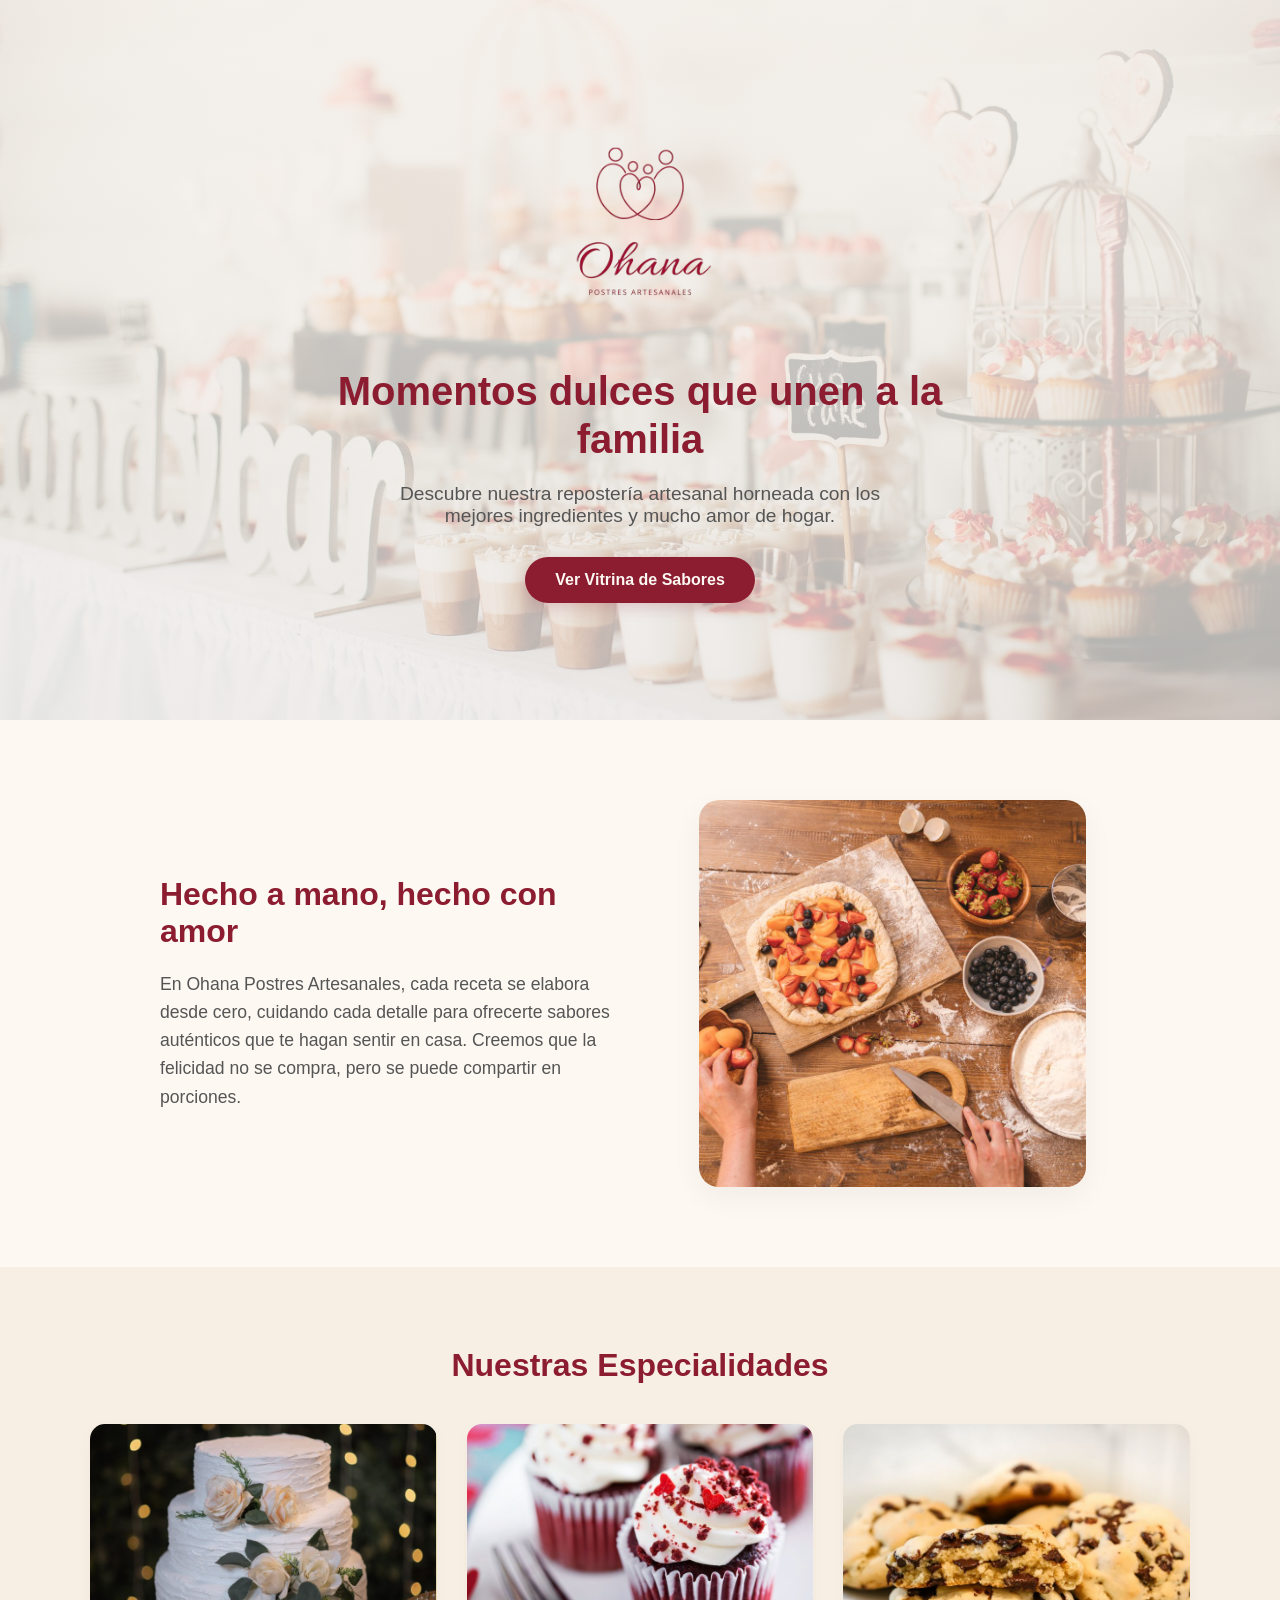
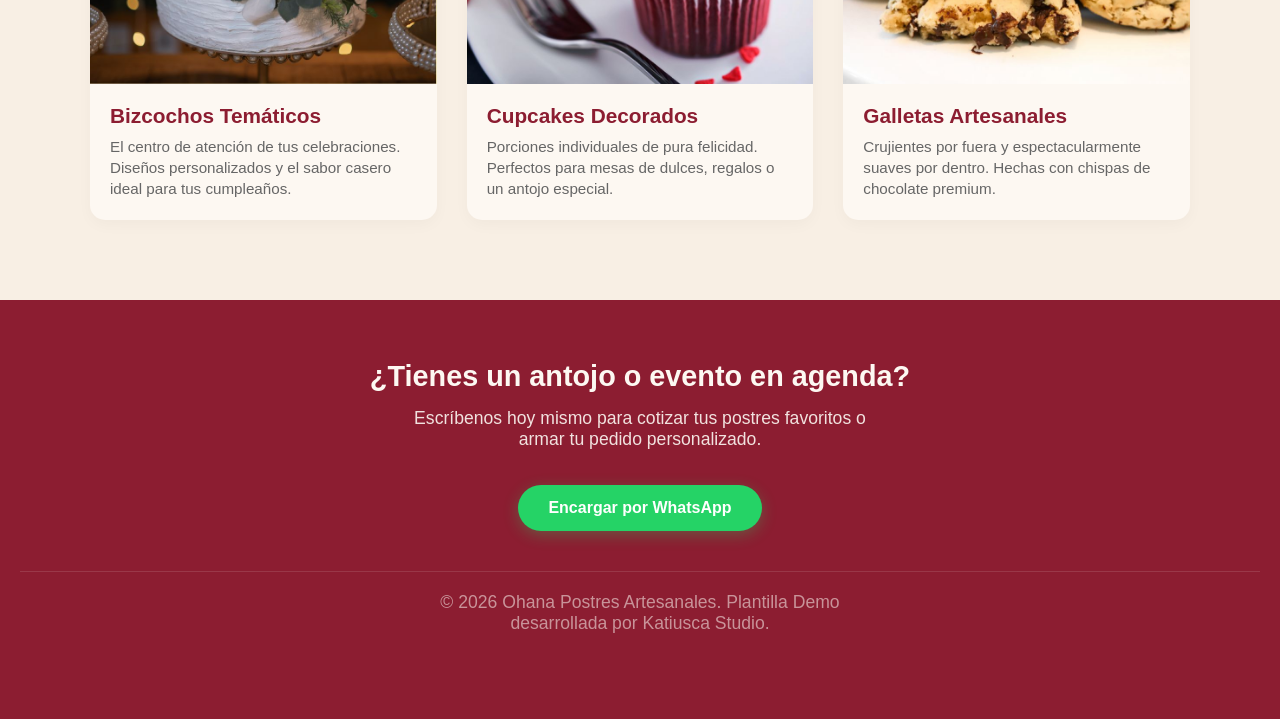
<file: OHANA/index.html>
<!DOCTYPE html>
<html lang="es">
<head>
    <meta charset="UTF-8">
    <meta name="viewport" content="width=device-width, initial-scale=1.0">
    <title>Ohana - Postres Artesanales | Demo Portafolio</title>
    <style>
        /* BASE Y COLORES DE MARCA */
        * {
            margin: 0;
            padding: 0;
            box-sizing: border-box;
            font-family: 'Segoe UI', Tahoma, Geneva, Verdana, sans-serif;
        }

        body {
            background-color: #FDF8F2; /* Crema suave del fondo del logo */
            color: #333333;
        }

        /* CONFIGURACIÓN RESPONSIVA PARA IMÁGENES */
        img {
            max-width: 100%;
            height: auto;
            display: block;
        }

        /* SECCIÓN PORTADA (HERO) */
        .hero {
            position: relative;
            min-height: 80vh;
            display: flex;
            align-items: center;
            justify-content: center;
            text-align: center;
            padding: 40px 20px;
            /* Esta será la portada que harás en Canva, se adapta sola a PC y móvil */
            background: linear-gradient(rgba(253, 248, 242, 0.85), rgba(253, 248, 242, 0.70)), url('./portada-ohana.jpg') no-repeat center center;
            background-size: cover;
        }

        .hero-content {
            max-width: 700px;
            display: flex;
            flex-direction: column;
            align-items: center;
            gap: 20px;
        }

        .logo-web {
            max-width: 220px;
            height: auto;
            margin-bottom: 10px;
        }

        .hero h1 {
            font-size: 2.5rem;
            color: #8C1D31; /* Borgoña del logo */
            font-weight: 600;
            line-height: 1.2;
        }

        .hero p {
            font-size: 1.2rem;
            color: #555555;
            max-width: 550px;
        }

        /* BOTONES PREMIUM */
        .btn {
            display: inline-block;
            background-color: #8C1D31; /* Borgoña */
            color: #FDF8F2; /* Crema */
            text-decoration: none;
            padding: 14px 30px;
            font-size: 1rem;
            font-weight: bold;
            border-radius: 50px;
            box-shadow: 0 4px 15px rgba(140, 29, 49, 0.2);
            transition: transform 0.3s ease, box-shadow 0.3s ease;
            margin-top: 10px;
        }

        .btn:hover {
            transform: translateY(-3px);
            box-shadow: 0 6px 20px rgba(140, 29, 49, 0.3);
        }

        /* SECCIÓN HISTORIA / ESENCIA */
        .esencia {
            padding: 80px 20px;
            max-width: 1000px;
            margin: 0 auto;
            display: flex;
            align-items: center;
            gap: 50px;
        }

        .esencia-texto {
            flex: 1;
        }

        .esencia-texto h2 {
            font-size: 2rem;
            color: #8C1D31;
            margin-bottom: 20px;
        }

        .esencia-texto p {
            font-size: 1.1rem;
            line-height: 1.6;
            color: #555555;
        }

        .esencia-foto {
            flex: 1;
            display: flex;
            justify-content: center;
        }

        .esencia-foto img {
            border-radius: 20px;
            box-shadow: 0 10px 30px rgba(0,0,0,0.05);
            max-width: 85%;
        }

        /* SECCIÓN VITRINA DE SABORES (TARJETAS) */
        .vitrina {
            padding: 80px 20px;
            background-color: #F8EFE4; /* Un crema un toque más oscurito para dar contraste */
            text-align: center;
        }

        .vitrina h2 {
            font-size: 2rem;
            color: #8C1D31;
            margin-bottom: 40px;
        }

        .grid-postres {
            max-width: 1100px;
            margin: 0 auto;
            display: grid;
            grid-template-columns: repeat(auto-fit, minmax(280px, 1fr));
            gap: 30px;
        }

        .tarjeta-postre {
            background-color: #FDF8F2;
            border-radius: 15px;
            overflow: hidden;
            box-shadow: 0 5px 15px rgba(0,0,0,0.03);
            transition: transform 0.3s ease;
        }

        .tarjeta-postre:hover {
            transform: translateY(-5px);
        }

        .tarjeta-info {
            padding: 20px;
            text-align: left;
        }

        .tarjeta-info h3 {
            color: #8C1D31;
            font-size: 1.3rem;
            margin-bottom: 8px;
        }

        .tarjeta-info p {
            color: #666666;
            font-size: 0.95rem;
            line-height: 1.4;
        }

        /* PIE DE PÁGINA / CONTACTO */
        .footer {
            background-color: #8C1D31;
            color: #FDF8F2;
            text-align: center;
            padding: 60px 20px;
        }

        .footer h2 {
            font-size: 1.8rem;
            margin-bottom: 15px;
        }

        .footer p {
            font-size: 1.1rem;
            max-width: 500px;
            margin: 0 auto 25px auto;
            opacity: 0.9;
        }

        .btn-whatsapp {
            background-color: #25D366; /* Verde oficial WhatsApp */
            color: white;
            box-shadow: 0 4px 15px rgba(37, 211, 102, 0.3);
        }

        .btn-whatsapp:hover {
            box-shadow: 0 6px 20px rgba(37, 211, 102, 0.4);
        }

        .creditos {
            margin-top: 40px;
            font-size: 0.85rem;
            opacity: 0.6;
            border-top: 1px solid rgba(253, 248, 242, 0.2);
            padding-top: 20px;
        }

        /* CASOS ESPECIALES DE ADAPTACIÓN (RESPONSIVE SEGURO) */
        @media (max-width: 768px) {
            .hero h1 {
                font-size: 1.9rem; /* El título se encoge sutilmente en celular para no desbordar */
            }

            .hero p {
                font-size: 1.05rem;
            }

            .esencia {
                flex-direction: column; /* En celular, la foto se pone abajo del texto de forma natural */
                padding: 50px 20px;
                gap: 30px;
            }

            .esencia-texto {
                text-align: center;
            }

            .esencia-foto img {
                max-width: 100%;
            }

            .vitrina, .footer {
                padding: 50px 20px;
            }
        }
    </style>
</head>
<body>

    <section class="hero">
        <div class="hero-content">
            <img src="./logo-limpio.png" alt="Ohana Logo" class="logo-web">
            <h1>Momentos dulces que unen a la familia</h1>
            <p>Descubre nuestra repostería artesanal horneada con los mejores ingredientes y mucho amor de hogar.</p>
            <a href="#vitrina" class="btn">Ver Vitrina de Sabores</a>
        </div>
    </section>

    <section class="esencia">
        <div class="esencia-texto">
            <h2>Hecho a mano, hecho con amor</h2>
            <p>En Ohana Postres Artesanales, cada receta se elabora desde cero, cuidando cada detalle para ofrecerte sabores auténticos que te hagan sentir en casa. Creemos que la felicidad no se compra, pero se puede compartir en porciones.</p>
        </div>
        <div class="esencia-foto">
            <img src="./esencia.jpg" alt="Repostera trabajando con amor">
        </div>
    </section>

    <section class="vitrina" id="vitrina">
        <h2>Nuestras Especialidades</h2>
        
        <div class="grid-postres">
            <div class="tarjeta-postre">
                <img src="./postre1.jpg" alt="Bizcochos Temáticos">
                <div class="tarjeta-info">
                    <h3>Bizcochos Temáticos</h3>
                    <p>El centro de atención de tus celebraciones. Diseños personalizados y el sabor casero ideal para tus cumpleaños.</p>
                </div>
            </div>

            <div class="tarjeta-postre">
                <img src="./postre2.jpg" alt="Cupcakes Decorados">
                <div class="tarjeta-info">
                    <h3>Cupcakes Decorados</h3>
                    <p>Porciones individuales de pura felicidad. Perfectos para mesas de dulces, regalos o un antojo especial.</p>
                </div>
            </div>

            <div class="tarjeta-postre">
                <img src="./postre3.jpg" alt="Galletas Artesanales">
                <div class="tarjeta-info">
                    <h3>Galletas Artesanales</h3>
                    <p>Crujientes por fuera y espectacularmente suaves por dentro. Hechas con chispas de chocolate premium.</p>
                </div>
            </div>
        </div>
    </section>

    <section class="footer">
        <h2>¿Tienes un antojo o evento en agenda?</h2>
        <p>Escríbenos hoy mismo para cotizar tus postres favoritos o armar tu pedido personalizado.</p>
        <a href="https://wa.me/tu_numero_aqui" target="_blank" class="btn btn-whatsapp">Encargar por WhatsApp</a>
        
        <div class="creditos">
            <p>&copy; 2026 Ohana Postres Artesanales. Plantilla Demo desarrollada por Katiusca Studio.</p>
        </div>
    </section>

</body>
</html>
</file>
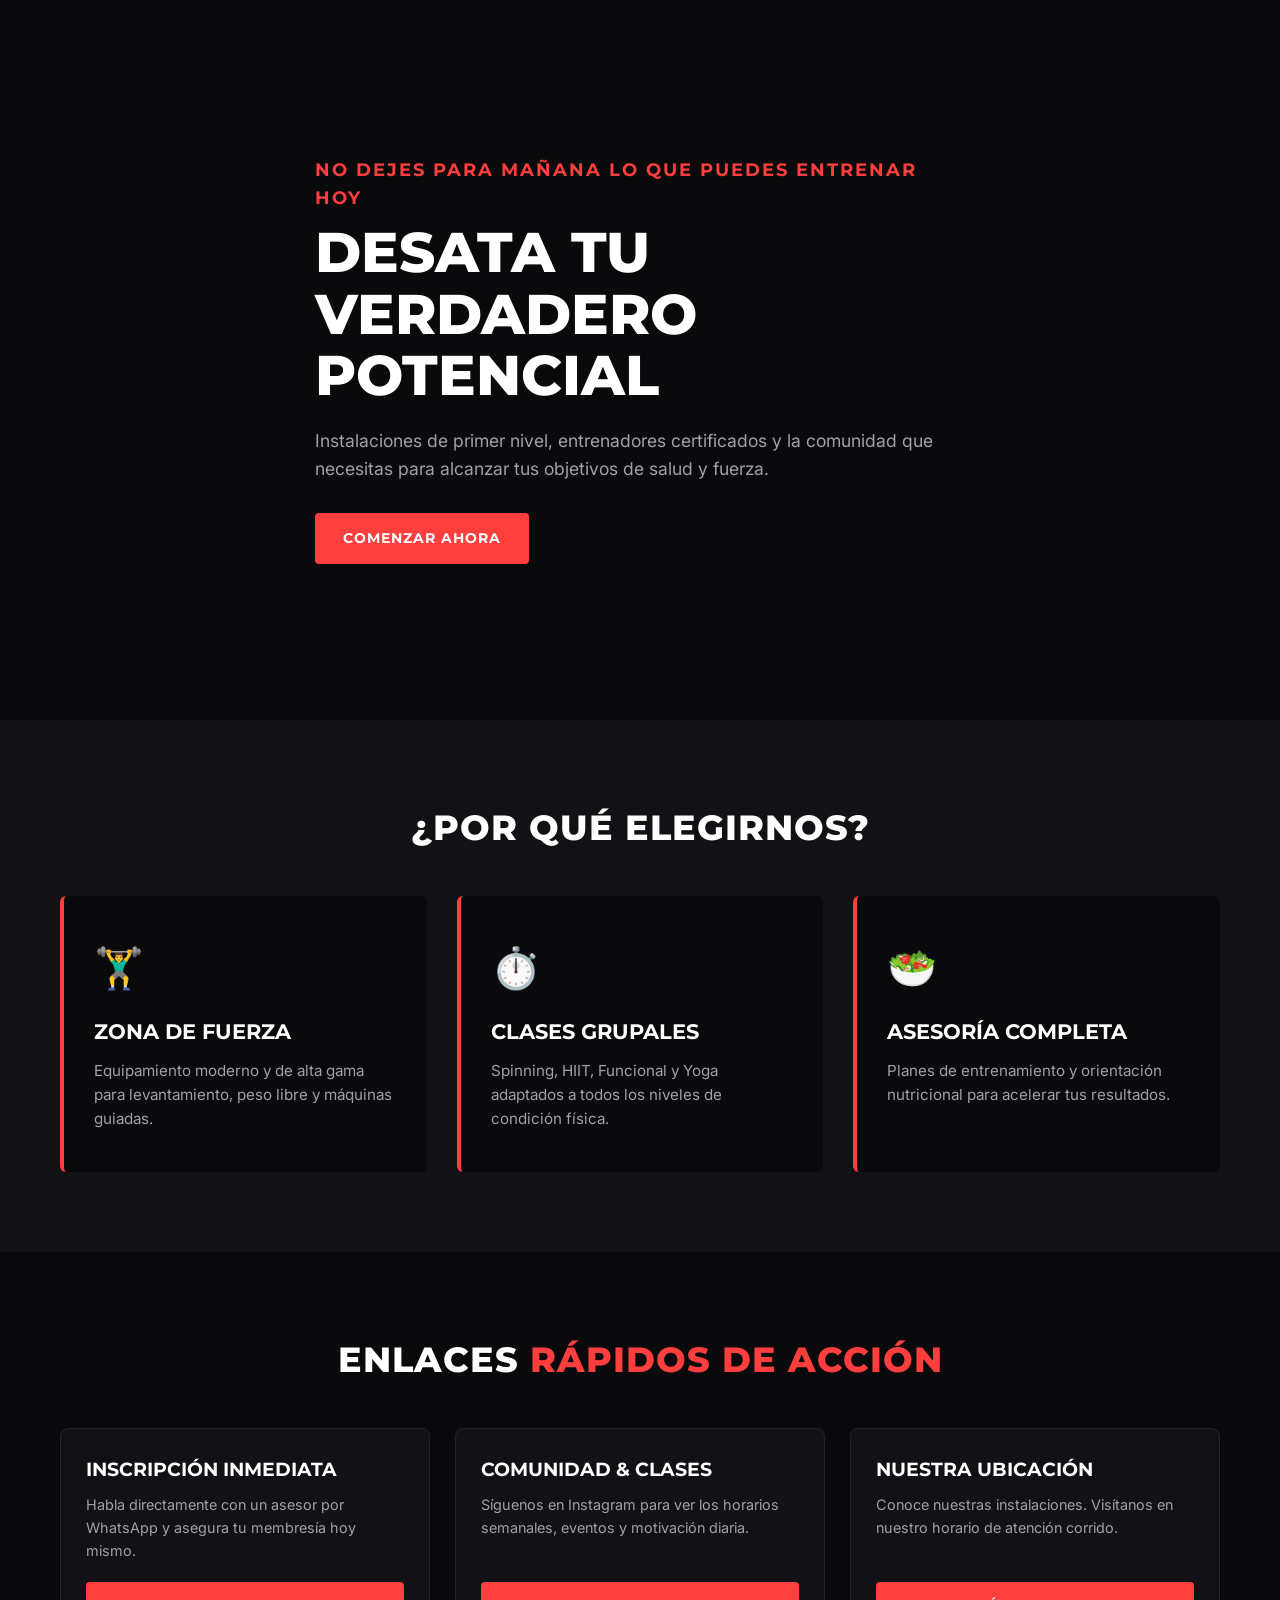
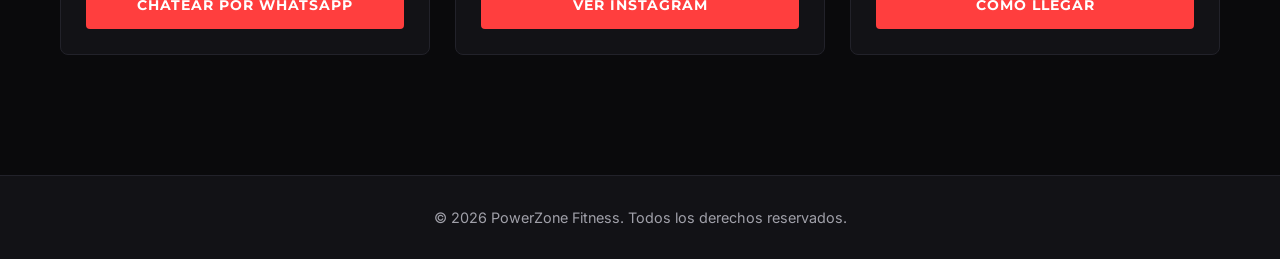
<file: powerzone-fitness/index.html>
<!DOCTYPE html>
<html lang="es">
<head>
    <meta charset="UTF-8">
    <meta name="viewport" content="width=device-width, initial-scale=1.0">
    <title>PowerZone Fitness | Cambia Tu Cuerpo, Cambia Tu Vida</title>
    <link rel="preconnect" href="https://fonts.googleapis.com">
    <link rel="preconnect" href="https://fonts.gstatic.com" crossorigin>
    <link href="https://fonts.googleapis.com/css2?family=Montserrat:wght@700;800&family=Inter:wght@400;600&display=swap" rel="stylesheet">
    
    <style>
        /* ==========================================================================
           1. VARIABLES Y RESET
           ========================================================================== */
        :root {
            --bg-principal: #0a0a0c;
            --bg-secundario: #121216;
            --color-acento: #ff3e3e; /* Rojo energético de conversión */
            --color-acento-hover: #e03535;
            --texto-blanco: #ffffff;
            --texto-gris: #a0a0a9;
            --fuente-titulos: 'Montserrat', sans-serif;
            --fuente-cuerpo: 'Inter', sans-serif;
            --max-width: 1200px;
        }

        * {
            margin: 0;
            padding: 0;
            box-sizing: border-box;
            scroll-behavior: smooth;
        }

        body {
            font-family: var(--fuente-cuerpo);
            background-color: var(--bg-principal);
            color: var(--texto-blanco);
            line-height: 1.6;
        }

        img {
            max-width: 100%;
            display: block;
        }

        /* ==========================================================================
           2. COMPONENTES REUTILIZABLES
           ========================================================================== */
        .contenedor {
            max-width: var(--max-width);
            margin: 0 auto;
            padding: 0 20px;
        }

        .btn-principal {
            display: inline-block;
            background-color: var(--color-acento);
            color: var(--texto-blanco);
            text-decoration: none;
            padding: 14px 28px;
            font-family: var(--fuente-titulos);
            font-weight: 700;
            text-transform: uppercase;
            font-size: 0.9rem;
            letter-spacing: 1px;
            border-radius: 4px;
            transition: all 0.3s ease;
            text-align: center;
            border: none;
            cursor: pointer;
        }

        .btn-principal:hover {
            background-color: var(--color-acento-hover);
            transform: translateY(-2px);
            box-shadow: 0 4px 15px rgba(255, 62, 62, 0.4);
        }

        .titulo-seccion {
            font-family: var(--fuente-titulos);
            font-size: 2.2rem;
            font-weight: 800;
            text-transform: uppercase;
            text-align: center;
            margin-bottom: 40px;
            letter-spacing: 1px;
        }

        .titulo-seccion span {
            color: var(--color-acento);
        }

        /* ==========================================================================
           3. HERO SECTION (ZONA DE IMPACTO)
           ========================================================================== */
        .hero {
            position: relative;
            min-height: 80vh;
            display: flex;
            align-items: center;
            /* Degradado oscuro sobre fondo gris oscuro simulando textura/fuerza */
            background: linear-gradient(rgba(10, 10, 12, 0.5), rgba(10, 10, 12, 0.7)), 
                        url('https://images.unsplash.com/photo-1534438327276-14e5300c3a48?auto=format&fit=crop&q=80&w=1470') no-repeat center center/cover;
            padding: 60px 0;
        }

        .hero-contenido {
            max-width: 650px;
        }

        .hero-subtitulo {
            font-family: var(--fuente-titulos);
            color: var(--color-acento);
            font-weight: 700;
            text-transform: uppercase;
            letter-spacing: 2px;
            font-size: 1.1rem;
            margin-bottom: 10px;
            display: block;
        }

        .hero-titulo {
            font-family: var(--fuente-titulos);
            font-size: 3.5rem;
            font-weight: 800;
            line-height: 1.1;
            text-transform: uppercase;
            margin-bottom: 20px;
        }

        .hero-descripcion {
            font-size: 1.1rem;
            color: var(--texto-gris);
            margin-bottom: 30px;
        }

        /* ==========================================================================
           4. SECCIÓN BENEFICIOS / CARACTERÍSTICAS
           ========================================================================== */
        .beneficios {
            padding: 80px 0;
            background-color: var(--bg-secundario);
        }

        .grid-beneficios {
            display: grid;
            grid-template-columns: repeat(auto-fit, minmax(280px, 1fr));
            gap: 30px;
        }

        .tarjeta-beneficio {
            background-color: var(--bg-principal);
            padding: 40px 30px;
            border-radius: 6px;
            border-left: 4px solid var(--color-acento);
            transition: transform 0.3s ease;
        }

        .tarjeta-beneficio:hover {
            transform: translateY(-5px);
        }

        .tarjeta-icono {
            font-size: 2.5rem;
            margin-bottom: 15px;
            display: block;
        }

        .tarjeta-beneficio h3 {
            font-family: var(--fuente-titulos);
            text-transform: uppercase;
            font-size: 1.3rem;
            margin-bottom: 10px;
        }

        .tarjeta-beneficio p {
            color: var(--texto-gris);
            font-size: 0.95rem;
        }

        /* ==========================================================================
           5. SECCIÓN DE ENLACES RÁPIDOS (CONVERSIÓN DIRECTA)
           ========================================================================== */
        .enlaces-rapidos {
            padding: 80px 0;
            background-color: var(--bg-principal);
        }

        .grid-enlaces {
            display: grid;
            grid-template-columns: repeat(auto-fit, minmax(300px, 1fr));
            gap: 25px;
            margin-bottom: 40px;
        }

        .enlace-card {
            background-color: var(--bg-secundario);
            border: 1px solid #22222a;
            border-radius: 8px;
            padding: 25px;
            display: flex;
            flex-direction: column;
            justify-content: space-between;
            align-items: flex-start;
            transition: border-color 0.3s ease;
        }

        .enlace-card:hover {
            border-color: var(--color-acento);
        }

        .enlace-info h4 {
            font-family: var(--fuente-titulos);
            text-transform: uppercase;
            font-size: 1.2rem;
            margin-bottom: 8px;
        }

        .enlace-info p {
            color: var(--texto-gris);
            font-size: 0.9rem;
            margin-bottom: 20px;
        }

        .enlace-card .btn-principal {
            width: 100%;
            padding: 12px;
        }

        /* ==========================================================================
           6. FOOTER
           ========================================================================== */
        footer {
            background-color: var(--bg-secundario);
            padding: 30px 0;
            text-align: center;
            border-top: 1px solid #22222a;
            font-size: 0.9rem;
            color: var(--texto-gris);
        }

        /* ==========================================================================
           7. RESPONSIVE DESIGN (MEDIA QUERIES)
           ========================================================================== */
        @media (max-width: 768px) {
            .hero {
                min-height: 60vh;
                text-align: center;
                padding: 40px 0;
            }

            .hero-contenido {
                margin: 0 auto;
            }

            .hero-titulo {
                font-size: 2.3rem;
            }

            .hero-descripcion {
                font-size: 1rem;
            }

            .titulo-seccion {
                font-size: 1.8rem;
            }
        }
    </style>
</head>
<body>

    <header class="hero">
        <div class="contenedor">
            <div class="hero-contenido">
                <span class="hero-subtitulo">No dejes para mañana lo que puedes entrenar hoy</span>
                <h1 class="hero-titulo">Desata tu verdadero potencial</h1>
                <p class="hero-descripcion">Instalaciones de primer nivel, entrenadores certificados y la comunidad que necesitas para alcanzar tus objetivos de salud y fuerza.</p>
                <a href="#enlaces" class="btn-principal">Comenzar Ahora</a>
            </div>
        </div>
    </header>

    <section class="beneficios">
        <div class="contenedor">
            <h2 class="titulo-seccion">¿Por qué elegirnos?</h2>
            <div class="grid-beneficios">
                <div class="tarjeta-beneficio">
                    <span class="tarjeta-icono">🏋️‍♂️</span>
                    <h3>Zona de Fuerza</h3>
                    <p>Equipamiento moderno y de alta gama para levantamiento, peso libre y máquinas guiadas.</p>
                </div>
                <div class="tarjeta-beneficio">
                    <span class="tarjeta-icono">⏱️</span>
                    <h3>Clases Grupales</h3>
                    <p>Spinning, HIIT, Funcional y Yoga adaptados a todos los niveles de condición física.</p>
                </div>
                <div class="tarjeta-beneficio">
                    <span class="tarjeta-icono">🥗</span>
                    <h3>Asesoría Completa</h3>
                    <p>Planes de entrenamiento y orientación nutricional para acelerar tus resultados.</p>
                </div>
            </div>
        </div>
    </section>

    <section id="enlaces" class="enlaces-rapidos">
        <div class="contenedor">
            <h2 class="titulo-seccion">Enlaces <span>Rápidos de Acción</span></h2>
            
            <div class="grid-enlaces">
                <div class="enlace-card">
                    <div class="enlace-info">
                        <h4>Inscripción Inmediata</h4>
                        <p>Habla directamente con un asesor por WhatsApp y asegura tu membresía hoy mismo.</p>
                    </div>
                    <a href="https://wa.me/tu_numero_aqui" target="_blank" class="btn-principal">Chatear por WhatsApp</a>
                </div>

                <div class="enlace-card">
                    <div class="enlace-info">
                        <h4>Comunidad & Clases</h4>
                        <p>Síguenos en Instagram para ver los horarios semanales, eventos y motivación diaria.</p>
                    </div>
                    <a href="https://instagram.com/tu_usuario_aqui" target="_blank" class="btn-principal">Ver Instagram</a>
                </div>

                <div class="enlace-card">
                    <div class="enlace-info">
                        <h4>Nuestra Ubicación</h4>
                        <p>Conoce nuestras instalaciones. Visítanos en nuestro horario de atención corrido.</p>
                    </div>
                    <a href="https://maps.google.com" target="_blank" class="btn-principal">Cómo Llegar</a>
                </div>
            </div>
        </div>
    </section>

    <footer>
        <div class="contenedor">
            <p>&copy; 2026 PowerZone Fitness. Todos los derechos reservados.</p>
        </div>
    </footer>

</body>
</html>
</file>
